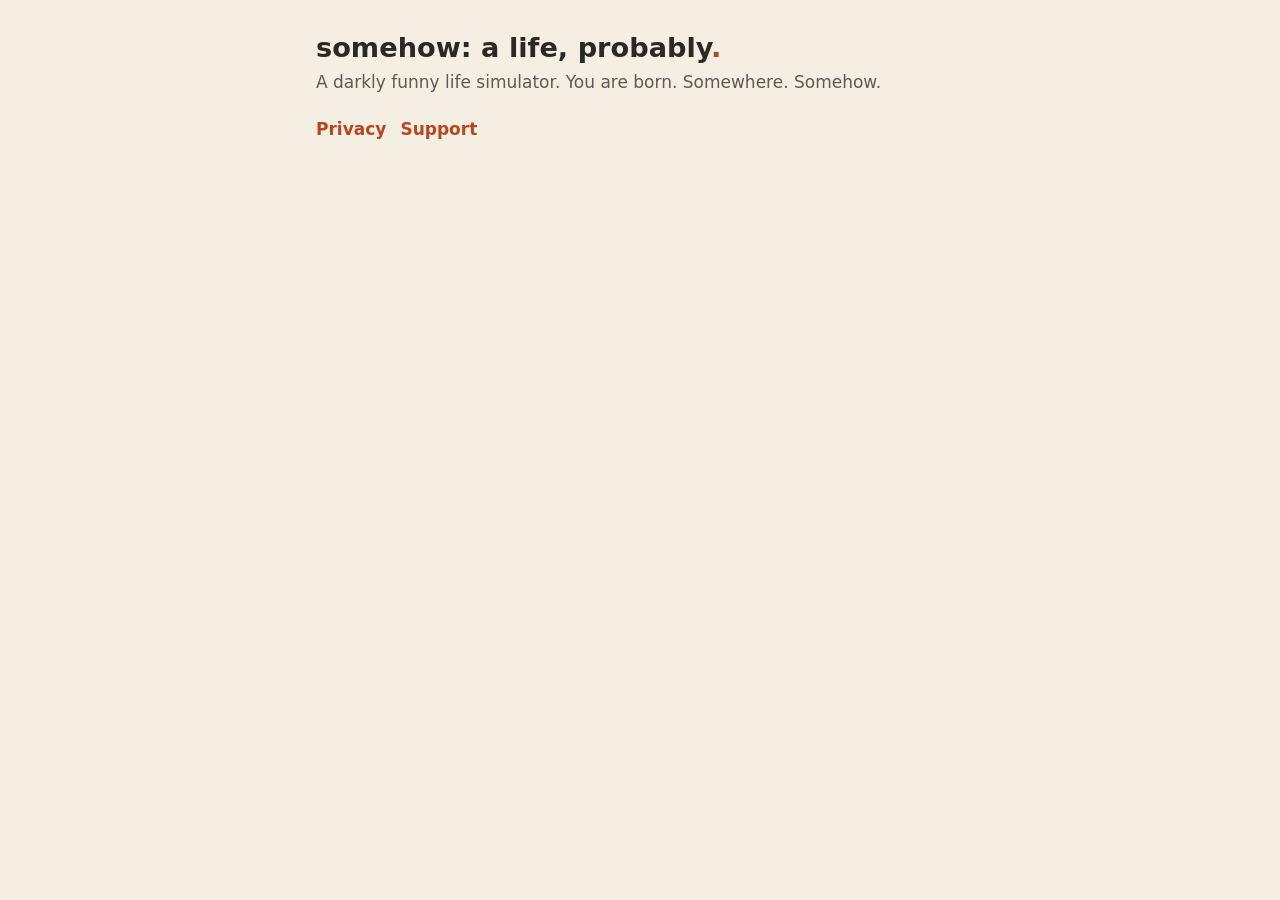
<file: index.html>
<!doctype html>
<html lang="en">
<head>
<meta charset="utf-8">
<meta name="viewport" content="width=device-width, initial-scale=1">
<title>somehow: a life, probably</title>
<link rel="stylesheet" href="style.css">
</head>
<body>
<main>
<h1>somehow: a life, probably<span class="cap">.</span></h1>
<p class="sub">A darkly funny life simulator. You are born. Somewhere. Somehow.</p>
<nav class="lang"><a href="privacy/">Privacy</a><a href="support/">Support</a></nav>
</main>
</body>
</html>
</file>
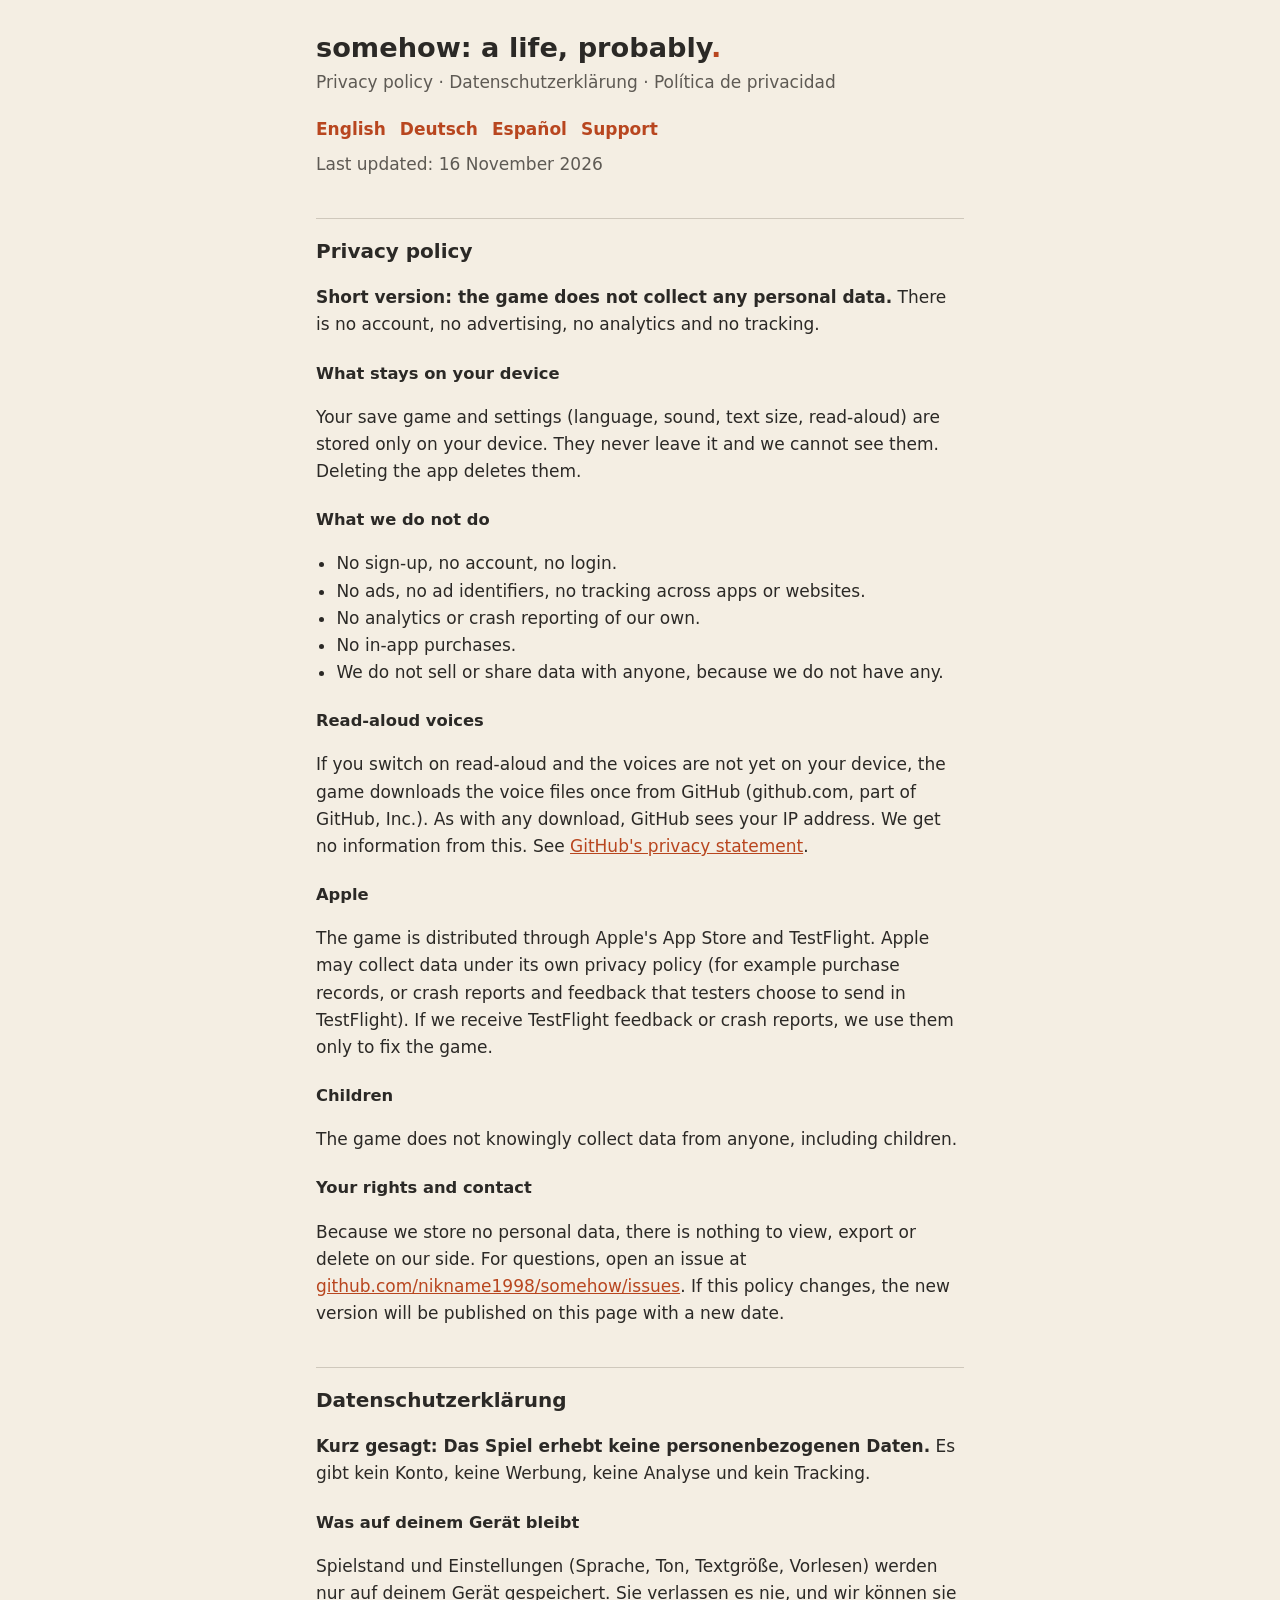
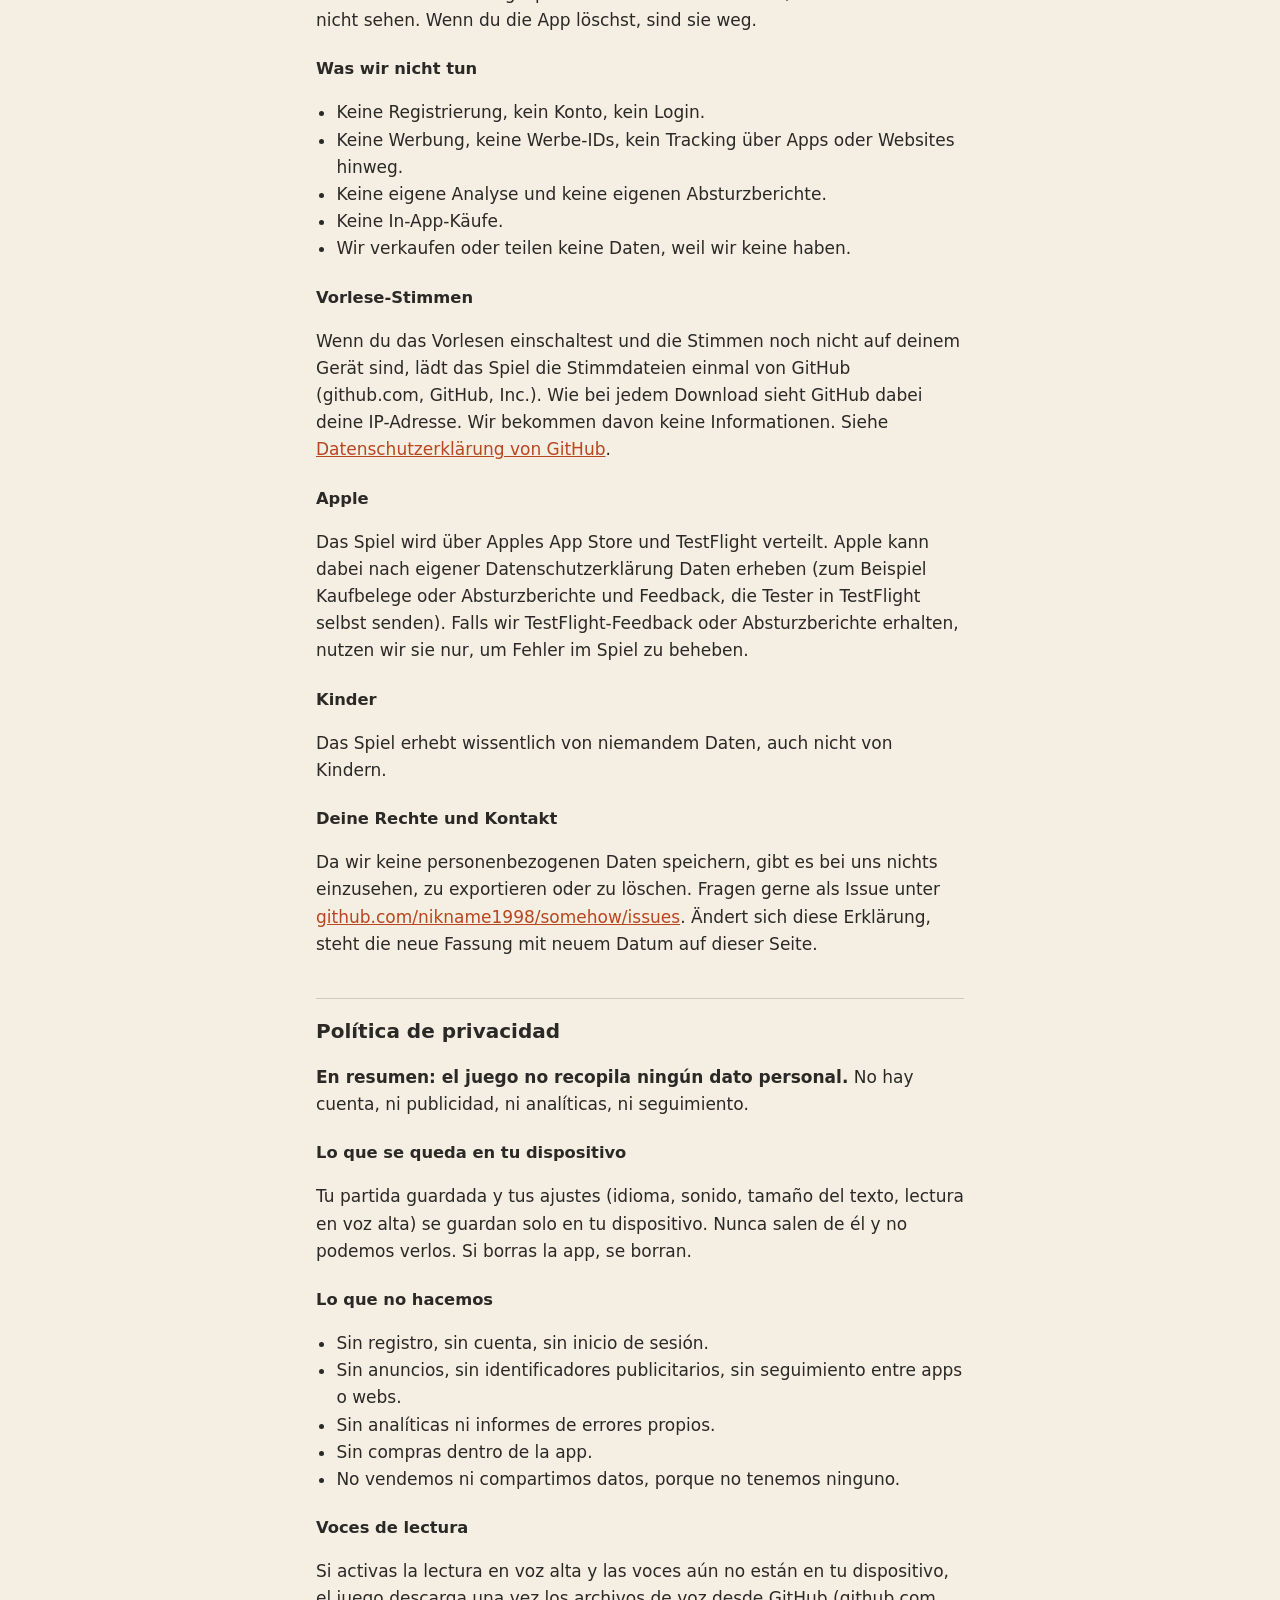
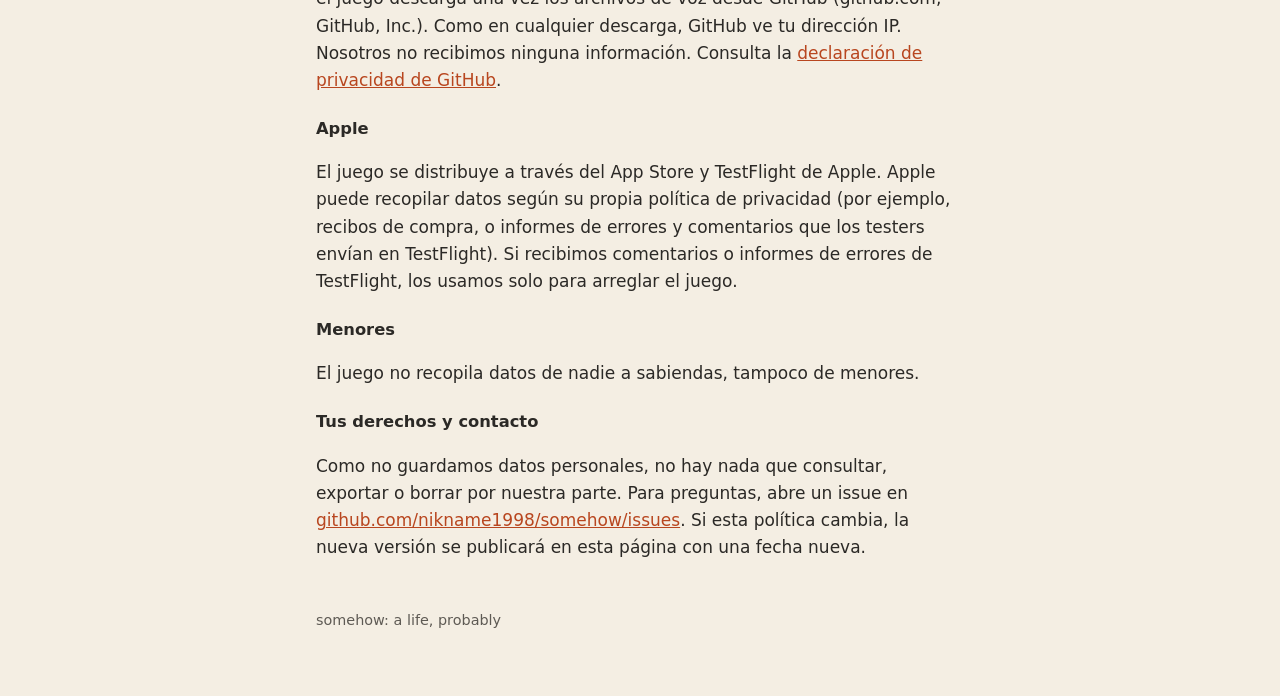
<file: privacy/index.html>
<!doctype html>
<html lang="en">
<head>
<meta charset="utf-8">
<meta name="viewport" content="width=device-width, initial-scale=1">
<title>Privacy · somehow: a life, probably</title>
<link rel="stylesheet" href="../style.css">
</head>
<body>
<main>
<h1>somehow: a life, probably<span class="cap">.</span></h1>
<p class="sub">Privacy policy · Datenschutzerklärung · Política de privacidad</p>
<nav class="lang"><a href="#en">English</a><a href="#de">Deutsch</a><a href="#es">Español</a><a href="../support/">Support</a></nav>
<p class="sub">Last updated: 16 November 2026</p>

<section id="en" lang="en">
<h2>Privacy policy</h2>
<p><strong>Short version: the game does not collect any personal data.</strong> There is no account, no advertising, no analytics and no tracking.</p>
<h3>What stays on your device</h3>
<p>Your save game and settings (language, sound, text size, read-aloud) are stored only on your device. They never leave it and we cannot see them. Deleting the app deletes them.</p>
<h3>What we do not do</h3>
<ul>
<li>No sign-up, no account, no login.</li>
<li>No ads, no ad identifiers, no tracking across apps or websites.</li>
<li>No analytics or crash reporting of our own.</li>
<li>No in-app purchases.</li>
<li>We do not sell or share data with anyone, because we do not have any.</li>
</ul>
<h3>Read-aloud voices</h3>
<p>If you switch on read-aloud and the voices are not yet on your device, the game downloads the voice files once from GitHub (github.com, part of GitHub, Inc.). As with any download, GitHub sees your IP address. We get no information from this. See <a href="https://docs.github.com/site-policy/privacy-policies/github-general-privacy-statement">GitHub's privacy statement</a>.</p>
<h3>Apple</h3>
<p>The game is distributed through Apple's App Store and TestFlight. Apple may collect data under its own privacy policy (for example purchase records, or crash reports and feedback that testers choose to send in TestFlight). If we receive TestFlight feedback or crash reports, we use them only to fix the game.</p>
<h3>Children</h3>
<p>The game does not knowingly collect data from anyone, including children.</p>
<h3>Your rights and contact</h3>
<p>Because we store no personal data, there is nothing to view, export or delete on our side. For questions, open an issue at <a href="https://github.com/nikname1998/somehow/issues">github.com/nikname1998/somehow/issues</a>. If this policy changes, the new version will be published on this page with a new date.</p>
</section>

<section id="de" lang="de">
<h2>Datenschutzerklärung</h2>
<p><strong>Kurz gesagt: Das Spiel erhebt keine personenbezogenen Daten.</strong> Es gibt kein Konto, keine Werbung, keine Analyse und kein Tracking.</p>
<h3>Was auf deinem Gerät bleibt</h3>
<p>Spielstand und Einstellungen (Sprache, Ton, Textgröße, Vorlesen) werden nur auf deinem Gerät gespeichert. Sie verlassen es nie, und wir können sie nicht sehen. Wenn du die App löschst, sind sie weg.</p>
<h3>Was wir nicht tun</h3>
<ul>
<li>Keine Registrierung, kein Konto, kein Login.</li>
<li>Keine Werbung, keine Werbe-IDs, kein Tracking über Apps oder Websites hinweg.</li>
<li>Keine eigene Analyse und keine eigenen Absturzberichte.</li>
<li>Keine In-App-Käufe.</li>
<li>Wir verkaufen oder teilen keine Daten, weil wir keine haben.</li>
</ul>
<h3>Vorlese-Stimmen</h3>
<p>Wenn du das Vorlesen einschaltest und die Stimmen noch nicht auf deinem Gerät sind, lädt das Spiel die Stimmdateien einmal von GitHub (github.com, GitHub, Inc.). Wie bei jedem Download sieht GitHub dabei deine IP-Adresse. Wir bekommen davon keine Informationen. Siehe <a href="https://docs.github.com/site-policy/privacy-policies/github-general-privacy-statement">Datenschutzerklärung von GitHub</a>.</p>
<h3>Apple</h3>
<p>Das Spiel wird über Apples App Store und TestFlight verteilt. Apple kann dabei nach eigener Datenschutzerklärung Daten erheben (zum Beispiel Kaufbelege oder Absturzberichte und Feedback, die Tester in TestFlight selbst senden). Falls wir TestFlight-Feedback oder Absturzberichte erhalten, nutzen wir sie nur, um Fehler im Spiel zu beheben.</p>
<h3>Kinder</h3>
<p>Das Spiel erhebt wissentlich von niemandem Daten, auch nicht von Kindern.</p>
<h3>Deine Rechte und Kontakt</h3>
<p>Da wir keine personenbezogenen Daten speichern, gibt es bei uns nichts einzusehen, zu exportieren oder zu löschen. Fragen gerne als Issue unter <a href="https://github.com/nikname1998/somehow/issues">github.com/nikname1998/somehow/issues</a>. Ändert sich diese Erklärung, steht die neue Fassung mit neuem Datum auf dieser Seite.</p>
</section>

<section id="es" lang="es">
<h2>Política de privacidad</h2>
<p><strong>En resumen: el juego no recopila ningún dato personal.</strong> No hay cuenta, ni publicidad, ni analíticas, ni seguimiento.</p>
<h3>Lo que se queda en tu dispositivo</h3>
<p>Tu partida guardada y tus ajustes (idioma, sonido, tamaño del texto, lectura en voz alta) se guardan solo en tu dispositivo. Nunca salen de él y no podemos verlos. Si borras la app, se borran.</p>
<h3>Lo que no hacemos</h3>
<ul>
<li>Sin registro, sin cuenta, sin inicio de sesión.</li>
<li>Sin anuncios, sin identificadores publicitarios, sin seguimiento entre apps o webs.</li>
<li>Sin analíticas ni informes de errores propios.</li>
<li>Sin compras dentro de la app.</li>
<li>No vendemos ni compartimos datos, porque no tenemos ninguno.</li>
</ul>
<h3>Voces de lectura</h3>
<p>Si activas la lectura en voz alta y las voces aún no están en tu dispositivo, el juego descarga una vez los archivos de voz desde GitHub (github.com, GitHub, Inc.). Como en cualquier descarga, GitHub ve tu dirección IP. Nosotros no recibimos ninguna información. Consulta la <a href="https://docs.github.com/site-policy/privacy-policies/github-general-privacy-statement">declaración de privacidad de GitHub</a>.</p>
<h3>Apple</h3>
<p>El juego se distribuye a través del App Store y TestFlight de Apple. Apple puede recopilar datos según su propia política de privacidad (por ejemplo, recibos de compra, o informes de errores y comentarios que los testers envían en TestFlight). Si recibimos comentarios o informes de errores de TestFlight, los usamos solo para arreglar el juego.</p>
<h3>Menores</h3>
<p>El juego no recopila datos de nadie a sabiendas, tampoco de menores.</p>
<h3>Tus derechos y contacto</h3>
<p>Como no guardamos datos personales, no hay nada que consultar, exportar o borrar por nuestra parte. Para preguntas, abre un issue en <a href="https://github.com/nikname1998/somehow/issues">github.com/nikname1998/somehow/issues</a>. Si esta política cambia, la nueva versión se publicará en esta página con una fecha nueva.</p>
</section>

<footer>somehow: a life, probably</footer>
</main>
</body>
</html>
</file>
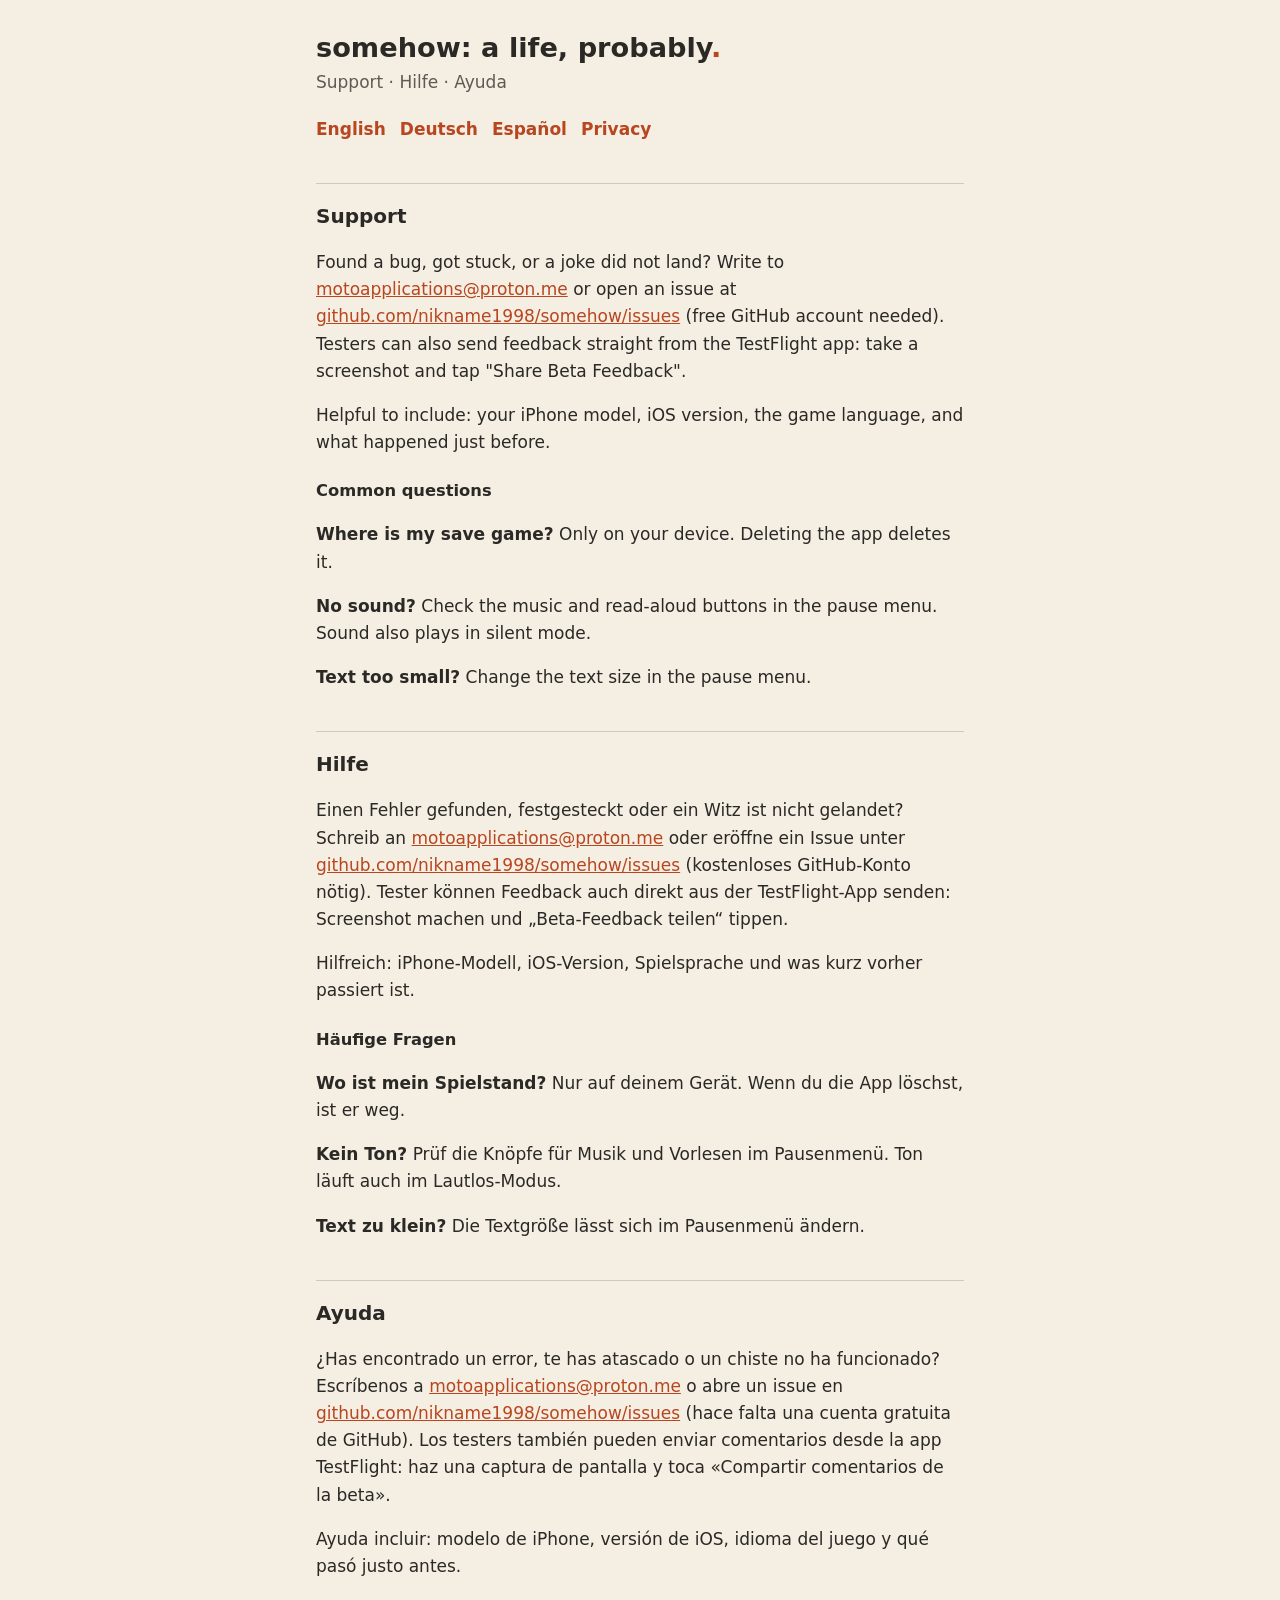
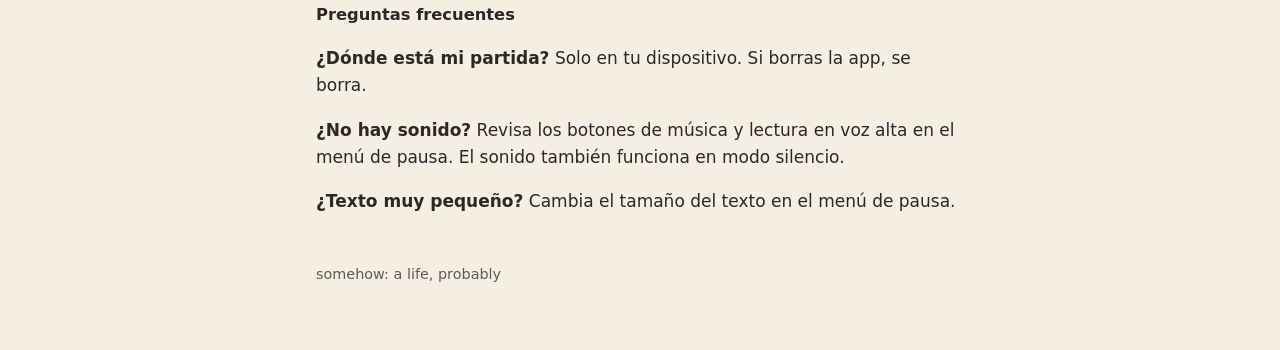
<file: support/index.html>
<!doctype html>
<html lang="en">
<head>
<meta charset="utf-8">
<meta name="viewport" content="width=device-width, initial-scale=1">
<title>Support · somehow: a life, probably</title>
<link rel="stylesheet" href="../style.css">
</head>
<body>
<main>
<h1>somehow: a life, probably<span class="cap">.</span></h1>
<p class="sub">Support · Hilfe · Ayuda</p>
<nav class="lang"><a href="#en">English</a><a href="#de">Deutsch</a><a href="#es">Español</a><a href="../privacy/">Privacy</a></nav>

<section id="en" lang="en">
<h2>Support</h2>
<p>Found a bug, got stuck, or a joke did not land? Write to <a href="mailto:motoapplications@proton.me">motoapplications@proton.me</a> or open an issue at <a href="https://github.com/nikname1998/somehow/issues">github.com/nikname1998/somehow/issues</a> (free GitHub account needed). Testers can also send feedback straight from the TestFlight app: take a screenshot and tap "Share Beta Feedback".</p>
<p>Helpful to include: your iPhone model, iOS version, the game language, and what happened just before.</p>
<h3>Common questions</h3>
<p><strong>Where is my save game?</strong> Only on your device. Deleting the app deletes it.</p>
<p><strong>No sound?</strong> Check the music and read-aloud buttons in the pause menu. Sound also plays in silent mode.</p>
<p><strong>Text too small?</strong> Change the text size in the pause menu.</p>
</section>

<section id="de" lang="de">
<h2>Hilfe</h2>
<p>Einen Fehler gefunden, festgesteckt oder ein Witz ist nicht gelandet? Schreib an <a href="mailto:motoapplications@proton.me">motoapplications@proton.me</a> oder eröffne ein Issue unter <a href="https://github.com/nikname1998/somehow/issues">github.com/nikname1998/somehow/issues</a> (kostenloses GitHub-Konto nötig). Tester können Feedback auch direkt aus der TestFlight-App senden: Screenshot machen und „Beta-Feedback teilen“ tippen.</p>
<p>Hilfreich: iPhone-Modell, iOS-Version, Spielsprache und was kurz vorher passiert ist.</p>
<h3>Häufige Fragen</h3>
<p><strong>Wo ist mein Spielstand?</strong> Nur auf deinem Gerät. Wenn du die App löschst, ist er weg.</p>
<p><strong>Kein Ton?</strong> Prüf die Knöpfe für Musik und Vorlesen im Pausenmenü. Ton läuft auch im Lautlos-Modus.</p>
<p><strong>Text zu klein?</strong> Die Textgröße lässt sich im Pausenmenü ändern.</p>
</section>

<section id="es" lang="es">
<h2>Ayuda</h2>
<p>¿Has encontrado un error, te has atascado o un chiste no ha funcionado? Escríbenos a <a href="mailto:motoapplications@proton.me">motoapplications@proton.me</a> o abre un issue en <a href="https://github.com/nikname1998/somehow/issues">github.com/nikname1998/somehow/issues</a> (hace falta una cuenta gratuita de GitHub). Los testers también pueden enviar comentarios desde la app TestFlight: haz una captura de pantalla y toca «Compartir comentarios de la beta».</p>
<p>Ayuda incluir: modelo de iPhone, versión de iOS, idioma del juego y qué pasó justo antes.</p>
<h3>Preguntas frecuentes</h3>
<p><strong>¿Dónde está mi partida?</strong> Solo en tu dispositivo. Si borras la app, se borra.</p>
<p><strong>¿No hay sonido?</strong> Revisa los botones de música y lectura en voz alta en el menú de pausa. El sonido también funciona en modo silencio.</p>
<p><strong>¿Texto muy pequeño?</strong> Cambia el tamaño del texto en el menú de pausa.</p>
</section>

<footer>somehow: a life, probably</footer>
</main>
</body>
</html>
</file>
<file: style.css>
:root {
  --paper: #F4EEE3;
  --ink: #2B2926;
  --muted: #5E5A54;
  --line: #CFC8BC;
  --red: #B8461F;
}
@media (prefers-color-scheme: dark) {
  :root { --paper: #1F1D1B; --ink: #EDE8DF; --muted: #B5AEA3; --line: #45413C; --red: #E07650; }
}
* { box-sizing: border-box; }
body {
  margin: 0;
  background: var(--paper);
  color: var(--ink);
  font: 17px/1.6 -apple-system, BlinkMacSystemFont, "Segoe UI", system-ui, sans-serif;
}
main { max-width: 680px; margin: 0 auto; padding: 32px 16px 64px; }
h1 { font-size: 1.7rem; line-height: 1.2; margin: 0 0 4px; }
h1 .cap { color: var(--red); }
h2 { font-size: 1.25rem; margin: 40px 0 8px; padding-top: 16px; border-top: 1px solid var(--line); }
h3 { font-size: 1.02rem; margin: 22px 0 4px; }
p, li { color: var(--ink); }
.sub { color: var(--muted); margin: 0 0 20px; }
nav.lang { display: flex; gap: 14px; flex-wrap: wrap; margin: 12px 0 8px; }
a { color: var(--red); }
nav.lang a { text-decoration: none; font-weight: 600; }
footer { margin-top: 48px; color: var(--muted); font-size: 0.9rem; }
ul { padding-left: 1.2em; }
</file>
